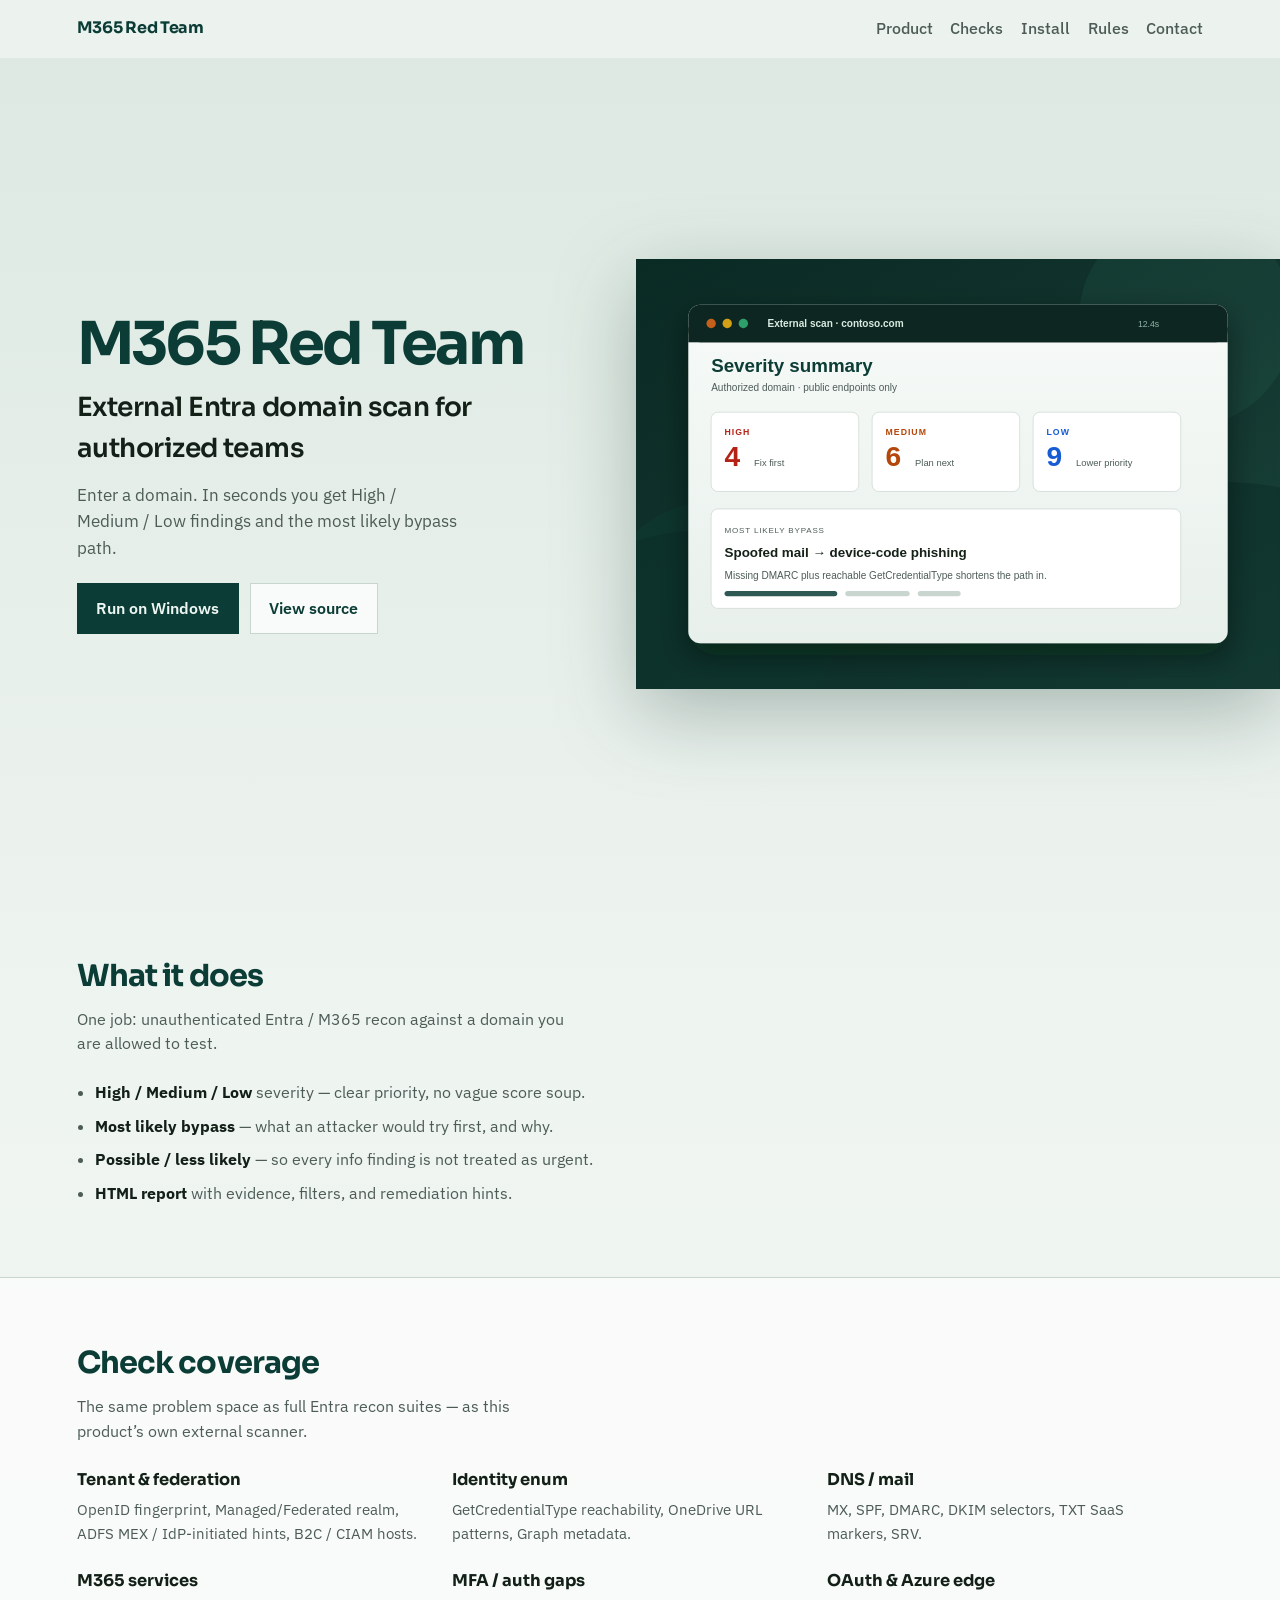
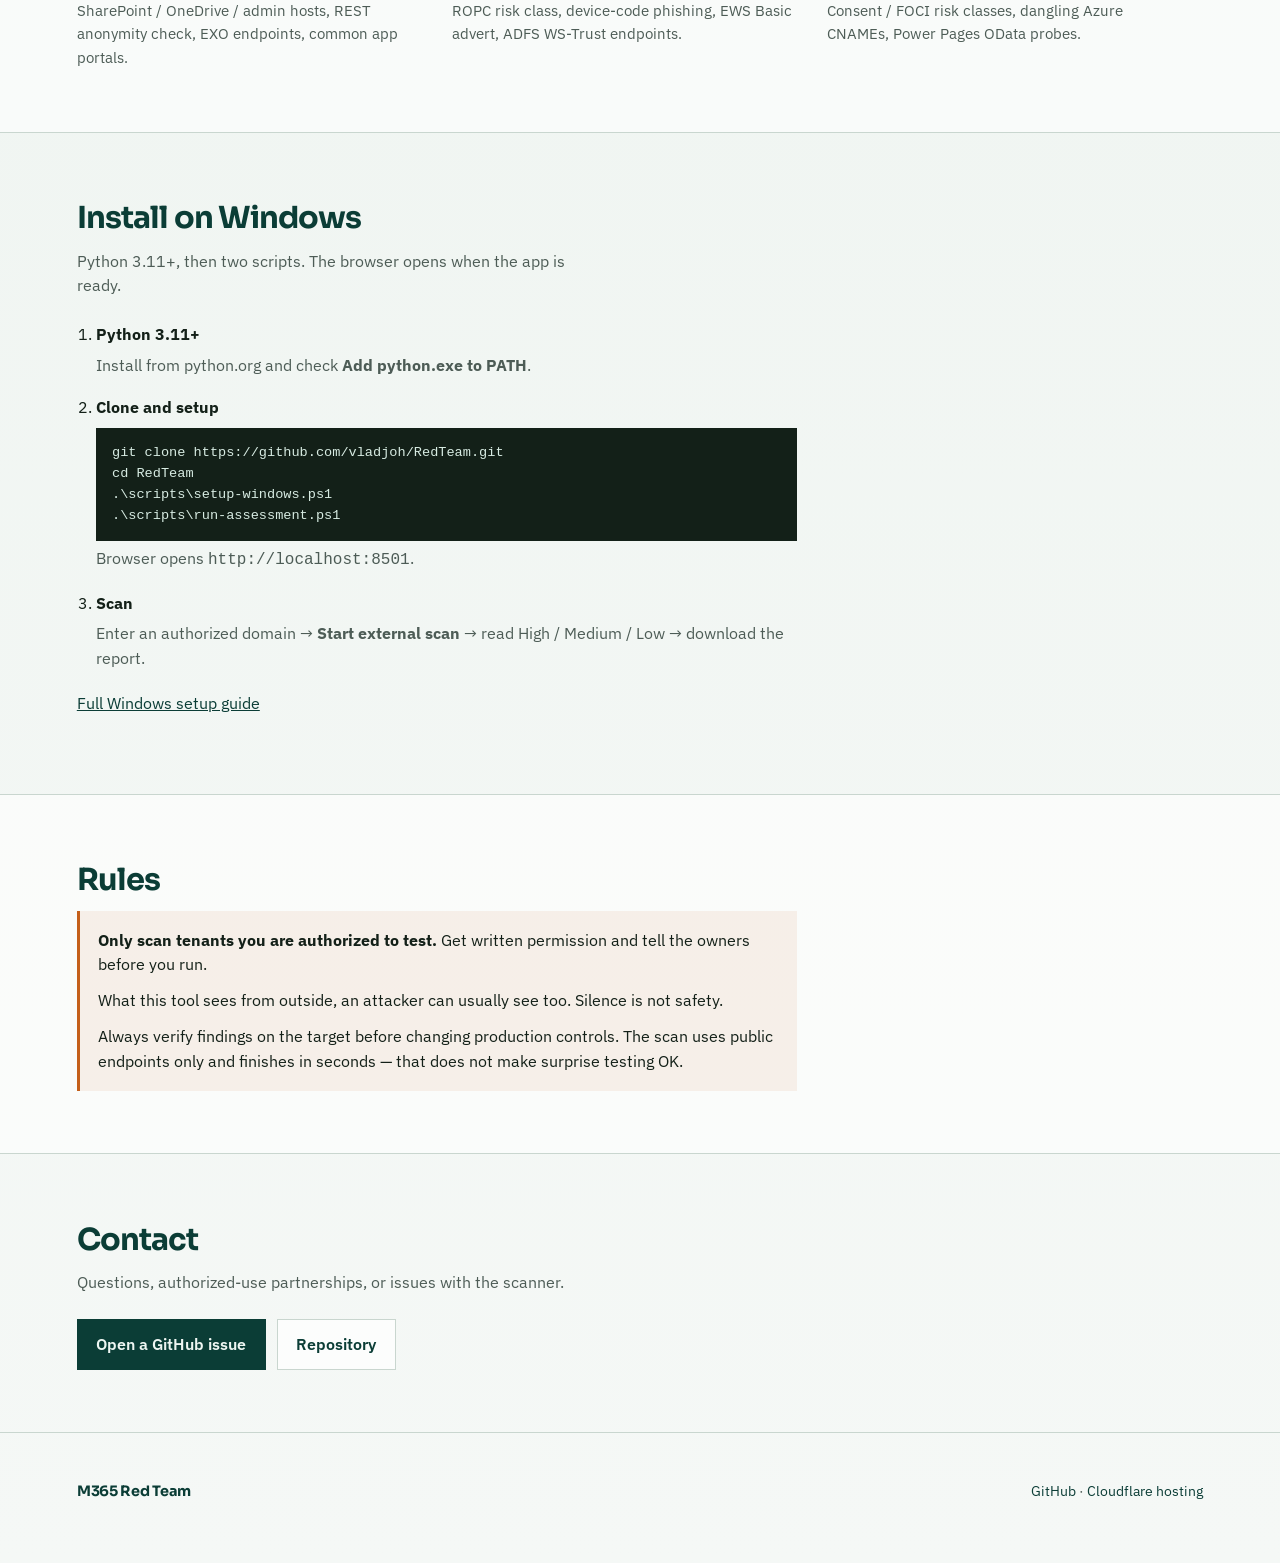
<file: docs/index.html>
<!DOCTYPE html>
<html lang="en">
<head>
  <meta charset="utf-8" />
  <meta name="viewport" content="width=device-width, initial-scale=1" />
  <title>M365 Red Team — External Entra domain scan</title>
  <meta name="description" content="Authorized external Entra / Microsoft 365 domain scan for Windows. High, Medium, Low findings and the most likely bypass path — in seconds." />
  <meta name="theme-color" content="#0b3d36" />
  <meta property="og:type" content="website" />
  <meta property="og:title" content="M365 Red Team" />
  <meta property="og:description" content="External Entra domain scan for authorized teams. Severity-ranked findings and the most likely bypass path." />
  <meta property="og:image" content="hero-scan.svg" />
  <meta name="twitter:card" content="summary_large_image" />


  <link rel="preconnect" href="https://fonts.googleapis.com" />
  <link rel="preconnect" href="https://fonts.gstatic.com" crossorigin />
  <link href="https://fonts.googleapis.com/css2?family=Sora:wght@550;650;700&family=IBM+Plex+Sans:wght@400;500;600&display=swap" rel="stylesheet" />
  <link rel="stylesheet" href="styles.css" />
</head>
<body>
  <header class="site-header">
    <a class="logo" href="#top">M365 Red Team</a>
    <nav aria-label="Primary">
      <a href="#product">Product</a>
      <a href="#checks">Checks</a>
      <a href="#install">Install</a>
      <a href="#rules">Rules</a>
      <a href="#contact">Contact</a>
    </nav>
  </header>

  <main id="top">
    <section class="hero" aria-label="M365 Red Team">
      <div class="hero-copy">
        <p class="brand-mark">M365 Red Team</p>
        <h1>External Entra domain scan for authorized teams</h1>
        <p class="lede">
          Enter a domain. In seconds you get High / Medium / Low findings
          and the most likely bypass path.
        </p>
        <div class="cta-row">
          <a class="btn primary" href="#install">Run on Windows</a>
          <a class="btn ghost" href="https://github.com/vladjoh/RedTeam">View source</a>
        </div>
      </div>
      <div class="hero-visual" aria-hidden="false">
        <img
          class="hero-image"
          src="hero-scan.svg"
          width="960"
          height="640"
          alt="Scan console showing High, Medium, and Low findings with the most likely bypass path"
        />
      </div>
    </section>

    <section id="product" class="section">
      <h2>What it does</h2>
      <p class="section-lede">One job: unauthenticated Entra / M365 recon against a domain you are allowed to test.</p>
      <ul class="plain-list">
        <li><strong>High / Medium / Low</strong> severity — clear priority, no vague score soup.</li>
        <li><strong>Most likely bypass</strong> — what an attacker would try first, and why.</li>
        <li><strong>Possible / less likely</strong> — so every info finding is not treated as urgent.</li>
        <li><strong>HTML report</strong> with evidence, filters, and remediation hints.</li>
      </ul>
    </section>

    <section id="checks" class="section section-alt">
      <h2>Check coverage</h2>
      <p class="section-lede">The same problem space as full Entra recon suites — as this product’s own external scanner.</p>
      <div class="check-grid">
        <article>
          <h3>Tenant &amp; federation</h3>
          <p>OpenID fingerprint, Managed/Federated realm, ADFS MEX / IdP-initiated hints, B2C / CIAM hosts.</p>
        </article>
        <article>
          <h3>Identity enum</h3>
          <p>GetCredentialType reachability, OneDrive URL patterns, Graph metadata.</p>
        </article>
        <article>
          <h3>DNS / mail</h3>
          <p>MX, SPF, DMARC, DKIM selectors, TXT SaaS markers, SRV.</p>
        </article>
        <article>
          <h3>M365 services</h3>
          <p>SharePoint / OneDrive / admin hosts, REST anonymity check, EXO endpoints, common app portals.</p>
        </article>
        <article>
          <h3>MFA / auth gaps</h3>
          <p>ROPC risk class, device-code phishing, EWS Basic advert, ADFS WS-Trust endpoints.</p>
        </article>
        <article>
          <h3>OAuth &amp; Azure edge</h3>
          <p>Consent / FOCI risk classes, dangling Azure CNAMEs, Power Pages OData probes.</p>
        </article>
      </div>
    </section>

    <section id="install" class="section">
      <h2>Install on Windows</h2>
      <p class="section-lede">Python 3.11+, then two scripts. The browser opens when the app is ready.</p>
      <ol class="steps">
        <li>
          <strong>Python 3.11+</strong>
          <p>Install from python.org and check <strong>Add python.exe to PATH</strong>.</p>
        </li>
        <li>
          <strong>Clone and setup</strong>
          <pre><code>git clone https://github.com/vladjoh/RedTeam.git
cd RedTeam
.\scripts\setup-windows.ps1
.\scripts\run-assessment.ps1</code></pre>
          <p>Browser opens <code>http://localhost:8501</code>.</p>
        </li>
        <li>
          <strong>Scan</strong>
          <p>Enter an authorized domain → <strong>Start external scan</strong> → read High / Medium / Low → download the report.</p>
        </li>
      </ol>
      <p class="doc-link"><a href="https://github.com/vladjoh/RedTeam/blob/main/SETUP-WINDOWS.md">Full Windows setup guide</a></p>
    </section>

    <section id="rules" class="section section-alt">
      <h2>Rules</h2>
      <div class="notice">
        <p><strong>Only scan tenants you are authorized to test.</strong> Get written permission and tell the owners before you run.</p>
        <p>What this tool sees from outside, an attacker can usually see too. Silence is not safety.</p>
        <p>Always verify findings on the target before changing production controls. The scan uses public endpoints only and finishes in seconds — that does not make surprise testing OK.</p>
      </div>
    </section>

    <section id="contact" class="section">
      <h2>Contact</h2>
      <p class="section-lede">Questions, authorized-use partnerships, or issues with the scanner.</p>
      <div class="cta-row">
        <a class="btn primary" href="https://github.com/vladjoh/RedTeam/issues">Open a GitHub issue</a>
        <a class="btn ghost" href="https://github.com/vladjoh/RedTeam">Repository</a>
      </div>
    </section>
  </main>

  <footer class="site-footer">
    <p><span class="logo">M365 Red Team</span></p>
    <p>
      <a href="https://github.com/vladjoh/RedTeam">GitHub</a>
      ·
      <a href="https://github.com/vladjoh/RedTeam/blob/main/docs/CLOUDFLARE.md">Cloudflare hosting</a>
    </p>
  </footer>
  <script src="main.js"></script>
</body>
</html>
</file>
<file: docs/styles.css>
:root {
  --ink: #132018;
  --muted: #4d5c56;
  --paper: #eef4f0;
  --line: #c9d6cf;
  --accent: #0b3d36;
  --accent-deep: #062821;
  --high: #b42318;
  --medium: #b54708;
  --low: #175cd3;
  --signal: #c45f1a;
  --font-display: "Sora", system-ui, sans-serif;
  --font-body: "IBM Plex Sans", system-ui, sans-serif;
}

*, *::before, *::after { box-sizing: border-box; }
html { scroll-behavior: smooth; }
body {
  margin: 0;
  font-family: var(--font-body);
  color: var(--ink);
  background:
    radial-gradient(1200px 500px at 85% -10%, rgba(47, 110, 90, 0.18), transparent 60%),
    linear-gradient(180deg, #dce8e1 0%, var(--paper) 32%, #f5f8f6 100%);
  line-height: 1.55;
}
a { color: var(--accent); }

.site-header {
  display: flex;
  justify-content: space-between;
  align-items: center;
  gap: 1rem;
  padding: 1rem 6vw;
  position: sticky;
  top: 0;
  background: rgba(238, 244, 240, 0.9);
  backdrop-filter: blur(10px);
  border-bottom: 1px solid transparent;
  z-index: 5;
}
.site-header.is-scrolled { border-bottom-color: var(--line); }
.logo {
  font-family: var(--font-display);
  font-weight: 700;
  text-decoration: none;
  color: var(--accent);
  letter-spacing: -0.02em;
}
.site-header nav { display: flex; gap: 1.1rem; flex-wrap: wrap; }
.site-header nav a { text-decoration: none; color: var(--muted); font-weight: 500; }
.site-header nav a:hover { color: var(--accent); }

.hero {
  min-height: calc(100vh - 4.2rem);
  display: grid;
  grid-template-columns: minmax(280px, 0.9fr) minmax(320px, 1.1fr);
  align-items: center;
  gap: 2rem;
  padding: 2.5rem 0 2.5rem 6vw;
  overflow: hidden;
}
.hero-copy {
  max-width: 34rem;
  padding-right: 1rem;
  z-index: 1;
}
.brand-mark {
  font-family: var(--font-display);
  font-weight: 700;
  font-size: clamp(2.5rem, 5.4vw, 3.7rem);
  letter-spacing: -0.045em;
  margin: 0 0 0.75rem;
  color: var(--accent);
  line-height: 1.02;
  animation: rise 0.7s ease both;
}
.hero h1 {
  font-family: var(--font-display);
  font-size: clamp(1.2rem, 2.2vw, 1.65rem);
  font-weight: 600;
  margin: 0 0 0.85rem;
  max-width: 22ch;
  letter-spacing: -0.02em;
  animation: rise 0.7s ease 0.08s both;
}
.lede {
  color: var(--muted);
  max-width: 38ch;
  margin: 0 0 1.4rem;
  font-size: 1.06rem;
  animation: rise 0.7s ease 0.14s both;
}
.cta-row {
  display: flex;
  flex-wrap: wrap;
  gap: 0.7rem;
  animation: rise 0.7s ease 0.2s both;
}
.btn {
  display: inline-flex;
  align-items: center;
  padding: 0.75rem 1.15rem;
  text-decoration: none;
  font-weight: 600;
  border: 1px solid transparent;
  transition: transform 0.2s ease, background 0.2s ease, border-color 0.2s ease;
}
.btn:hover { transform: translateY(-1px); }
.btn.primary { background: var(--accent); color: #eef6f2; }
.btn.primary:hover { background: var(--accent-deep); }
.btn.ghost {
  border-color: var(--line);
  color: var(--accent);
  background: rgba(255, 255, 255, 0.72);
}
.btn.ghost:hover { border-color: var(--accent); }

.hero-visual {
  position: relative;
  height: 100%;
  min-height: 420px;
  display: flex;
  align-items: center;
  justify-content: flex-end;
  animation: drift-in 0.9s ease 0.12s both;
}
.hero-image {
  width: min(100%, 920px);
  height: auto;
  display: block;
  object-fit: cover;
  object-position: left center;
  filter: drop-shadow(0 24px 40px rgba(6, 40, 33, 0.28));
  transform-origin: 70% 50%;
  animation: float-soft 7s ease-in-out infinite;
}

.section { padding: 3.9rem 6vw; max-width: 1100px; }
.section-alt {
  background: rgba(255, 255, 255, 0.62);
  border-block: 1px solid var(--line);
  max-width: none;
}
.section-alt > * { max-width: 1100px; }
.section h2 {
  font-family: var(--font-display);
  color: var(--accent);
  letter-spacing: -0.03em;
  margin: 0 0 0.4rem;
  font-size: clamp(1.5rem, 2.6vw, 1.9rem);
}
.section-lede { color: var(--muted); max-width: 50ch; margin: 0 0 1.5rem; }

.plain-list { margin: 0; padding-left: 1.15rem; max-width: 620px; color: var(--muted); }
.plain-list li { margin-bottom: 0.55rem; }
.plain-list strong { color: var(--ink); }

.check-grid {
  display: grid;
  grid-template-columns: repeat(3, 1fr);
  gap: 1.4rem 1.6rem;
}
.check-grid h3 {
  font-family: var(--font-display);
  font-size: 1.02rem;
  margin: 0 0 0.35rem;
}
.check-grid p { margin: 0; color: var(--muted); font-size: 0.95rem; }

.steps { margin: 0; padding-left: 1.2rem; max-width: 720px; }
.steps li { margin-bottom: 1.1rem; }
.steps p { margin: 0.35rem 0 0; color: var(--muted); }
.doc-link { margin-top: 1.25rem; }
pre {
  background: #132018;
  color: #d7ebe2;
  padding: 0.9rem 1rem;
  overflow-x: auto;
  font-size: 0.85rem;
  margin: 0.5rem 0 0;
}
code { font-family: ui-monospace, "Cascadia Code", monospace; }

.notice {
  max-width: 720px;
  padding: 1.05rem 1.15rem;
  border-left: 3px solid var(--signal);
  background: rgba(196, 95, 26, 0.08);
}
.notice p { margin: 0 0 0.7rem; }
.notice p:last-child { margin-bottom: 0; }

.site-footer {
  padding: 2rem 6vw 3rem;
  border-top: 1px solid var(--line);
  display: flex;
  justify-content: space-between;
  gap: 1rem;
  flex-wrap: wrap;
  color: var(--muted);
  font-size: 0.9rem;
}
.site-footer .logo { color: var(--accent); }
.site-footer a { text-decoration: none; }
.site-footer a:hover { text-decoration: underline; }

@keyframes rise {
  from { opacity: 0; transform: translateY(14px); }
  to { opacity: 1; transform: none; }
}
@keyframes drift-in {
  from { opacity: 0; transform: translateX(28px); }
  to { opacity: 1; transform: none; }
}
@keyframes float-soft {
  0%, 100% { transform: translateY(0); }
  50% { transform: translateY(-8px); }
}

@media (max-width: 960px) {
  .hero {
    grid-template-columns: 1fr;
    min-height: auto;
    padding: 3rem 5vw 1.5rem;
  }
  .hero-visual {
    min-height: 0;
    justify-content: center;
    margin: 0 -5vw;
  }
  .hero-image {
    width: 100%;
    border-radius: 0;
    animation: none;
  }
  .check-grid { grid-template-columns: 1fr 1fr; }
}

@media (max-width: 640px) {
  .site-header nav { display: none; }
  .check-grid { grid-template-columns: 1fr; }
  .section, .site-footer { padding-left: 5vw; padding-right: 5vw; }
}

@media (prefers-reduced-motion: reduce) {
  *, *::before, *::after {
    animation: none !important;
    transition: none !important;
  }
}
</file>
